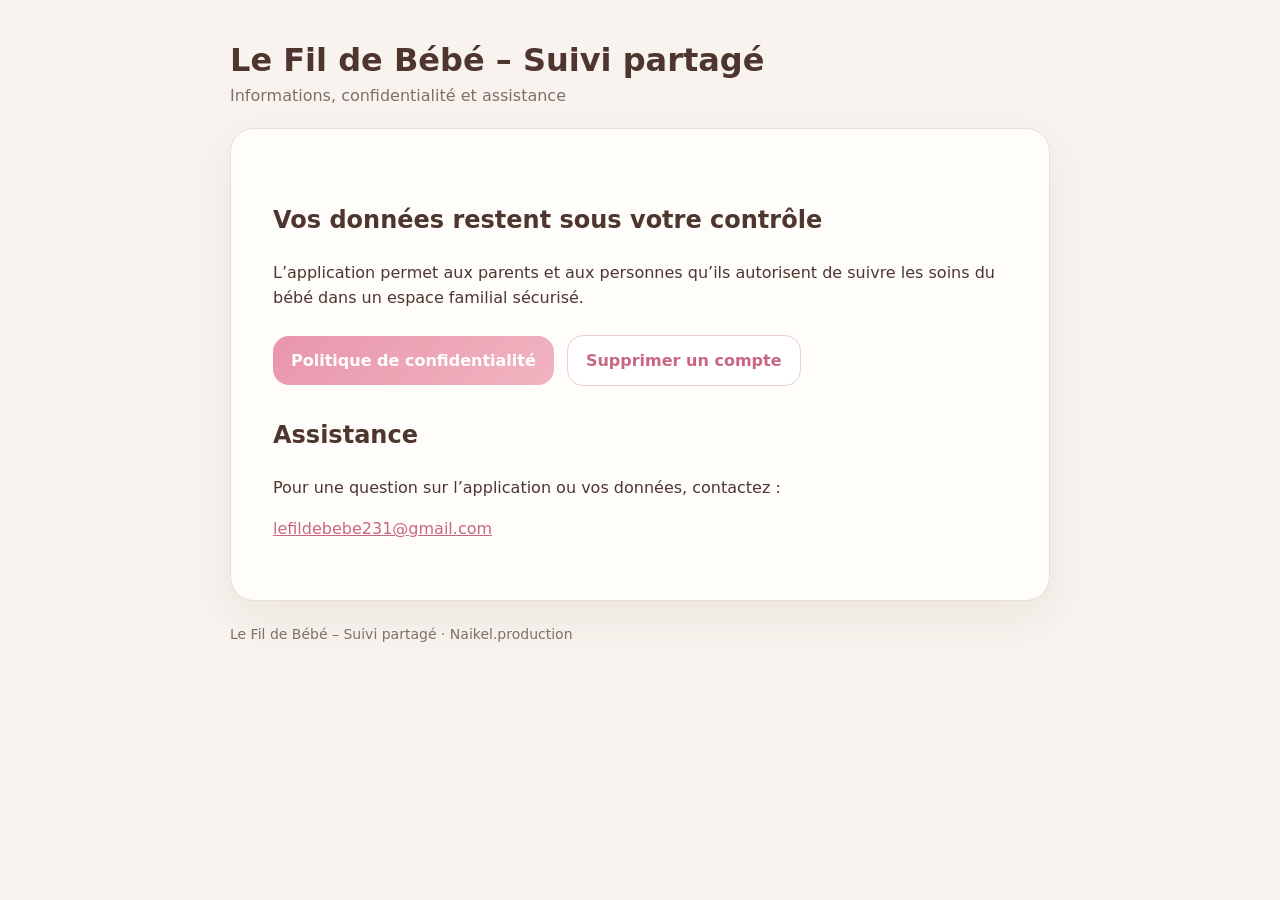
<file: index.html>
<!doctype html>
<html lang="fr">
<head>
  <meta charset="utf-8">
  <meta name="viewport" content="width=device-width,initial-scale=1">
  <title>Le Fil de Bébé – Informations et assistance</title>
  <meta name="description" content="Informations légales, confidentialité et suppression de compte pour Le Fil de Bébé – Suivi partagé.">
  <link rel="stylesheet" href="styles.css">
</head>
<body>
  <header>
    <h1>Le Fil de Bébé – Suivi partagé</h1>
    <p>Informations, confidentialité et assistance</p>
  </header>
  <main class="card">
    <h2>Vos données restent sous votre contrôle</h2>
    <p>L’application permet aux parents et aux personnes qu’ils autorisent de suivre les soins du bébé dans un espace familial sécurisé.</p>
    <p>
      <a class="button" href="privacy-policy.html">Politique de confidentialité</a>
      <a class="button secondary" href="delete-account.html">Supprimer un compte</a>
    </p>
    <h2>Assistance</h2>
    <p>Pour une question sur l’application ou vos données, contactez :</p>
    <p><a href="mailto:lefildebebe231@gmail.com">lefildebebe231@gmail.com</a></p>
  </main>
  <footer>Le Fil de Bébé – Suivi partagé · Naikel.production</footer>
</body>
</html>
</file>
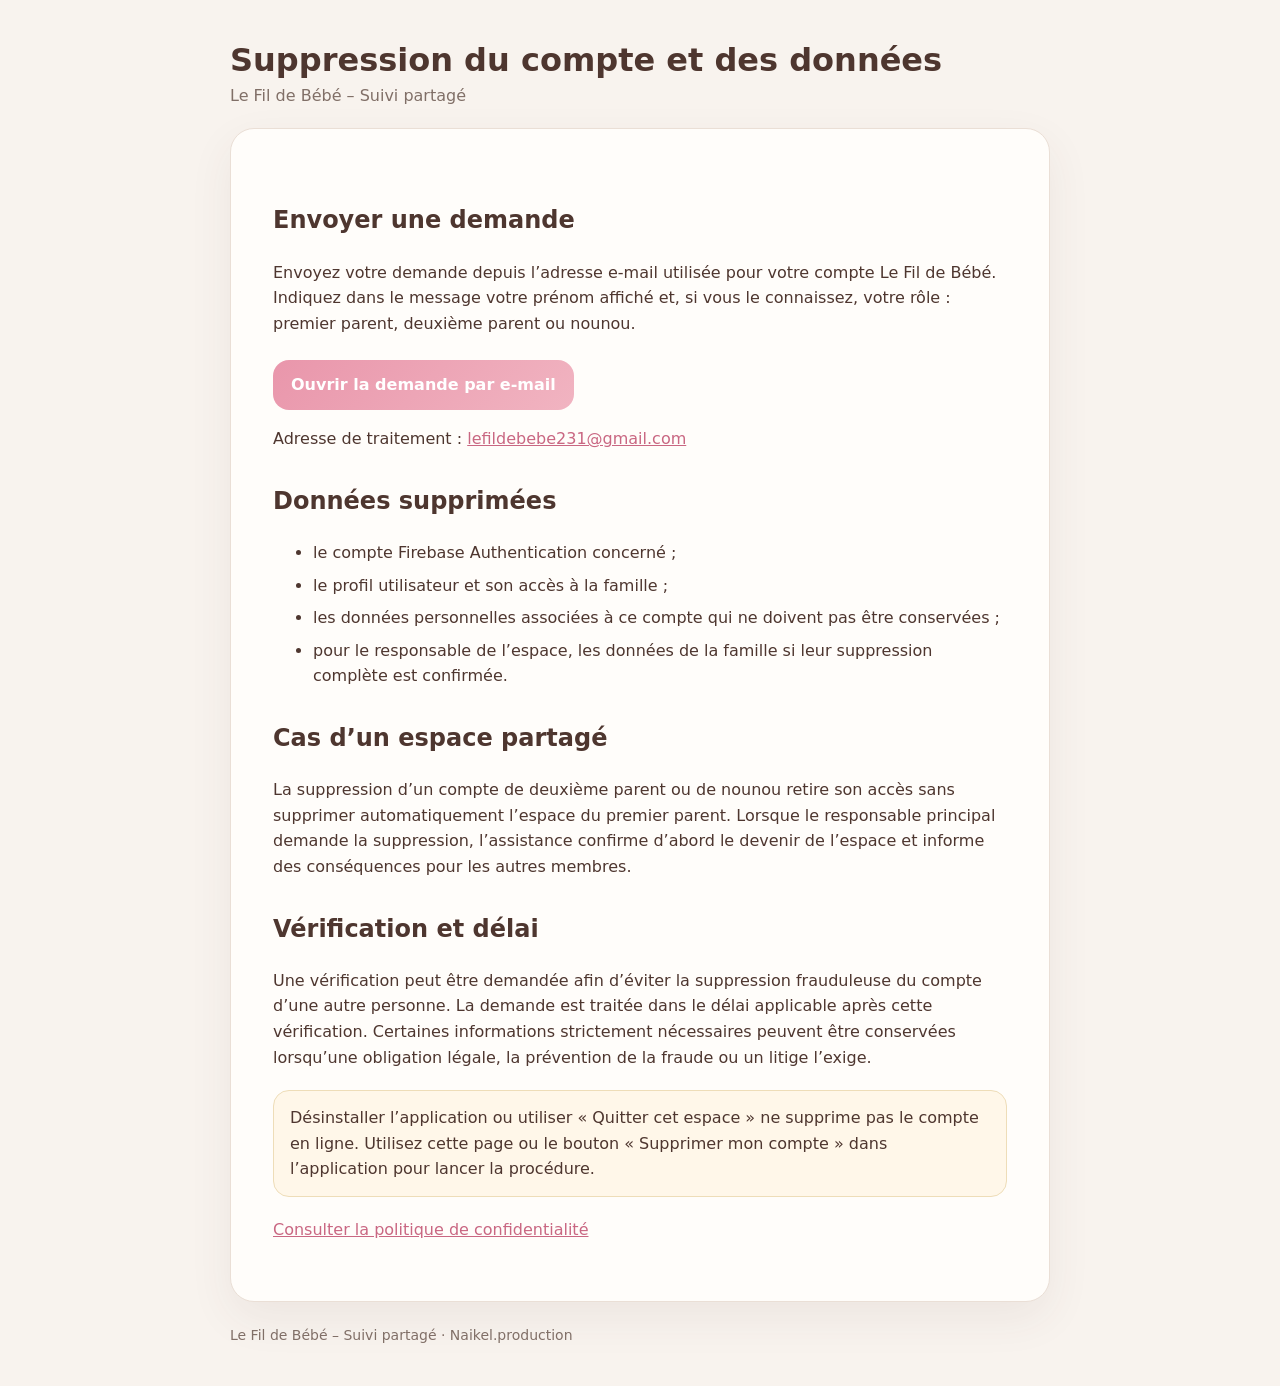
<file: delete-account.html>
<!doctype html>
<html lang="fr">
<head>
  <meta charset="utf-8">
  <meta name="viewport" content="width=device-width,initial-scale=1">
  <title>Suppression de compte – Le Fil de Bébé</title>
  <meta name="description" content="Demander la suppression d’un compte Le Fil de Bébé et des données associées.">
  <link rel="stylesheet" href="styles.css">
</head>
<body>
  <header>
    <h1>Suppression du compte et des données</h1>
    <p>Le Fil de Bébé – Suivi partagé</p>
  </header>
  <main class="card">
    <h2>Envoyer une demande</h2>
    <p>Envoyez votre demande depuis l’adresse e-mail utilisée pour votre compte Le Fil de Bébé. Indiquez dans le message votre prénom affiché et, si vous le connaissez, votre rôle : premier parent, deuxième parent ou nounou.</p>
    <p><a class="button" href="mailto:lefildebebe231@gmail.com?subject=Suppression%20de%20compte%20%E2%80%93%20Le%20Fil%20de%20B%C3%A9b%C3%A9&body=Bonjour%2C%0A%0AJe%20demande%20la%20suppression%20de%20mon%20compte%20Le%20Fil%20de%20B%C3%A9b%C3%A9%20et%20des%20donn%C3%A9es%20qui%20lui%20sont%20associ%C3%A9es.%0A%0AAdresse%20du%20compte%20%3A%20%0APr%C3%A9nom%20affich%C3%A9%20%3A%20%0AR%C3%B4le%20%3A%20%0A%0AMerci%20de%20me%20confirmer%20la%20prise%20en%20compte%20de%20cette%20demande.">Ouvrir la demande par e-mail</a></p>
    <p>Adresse de traitement : <a href="mailto:lefildebebe231@gmail.com">lefildebebe231@gmail.com</a></p>

    <h2>Données supprimées</h2>
    <ul>
      <li>le compte Firebase Authentication concerné ;</li>
      <li>le profil utilisateur et son accès à la famille ;</li>
      <li>les données personnelles associées à ce compte qui ne doivent pas être conservées ;</li>
      <li>pour le responsable de l’espace, les données de la famille si leur suppression complète est confirmée.</li>
    </ul>

    <h2>Cas d’un espace partagé</h2>
    <p>La suppression d’un compte de deuxième parent ou de nounou retire son accès sans supprimer automatiquement l’espace du premier parent. Lorsque le responsable principal demande la suppression, l’assistance confirme d’abord le devenir de l’espace et informe des conséquences pour les autres membres.</p>

    <h2>Vérification et délai</h2>
    <p>Une vérification peut être demandée afin d’éviter la suppression frauduleuse du compte d’une autre personne. La demande est traitée dans le délai applicable après cette vérification. Certaines informations strictement nécessaires peuvent être conservées lorsqu’une obligation légale, la prévention de la fraude ou un litige l’exige.</p>

    <div class="notice">Désinstaller l’application ou utiliser « Quitter cet espace » ne supprime pas le compte en ligne. Utilisez cette page ou le bouton « Supprimer mon compte » dans l’application pour lancer la procédure.</div>
    <p><a href="privacy-policy.html">Consulter la politique de confidentialité</a></p>
  </main>
  <footer>Le Fil de Bébé – Suivi partagé · Naikel.production</footer>
</body>
</html>
</file>
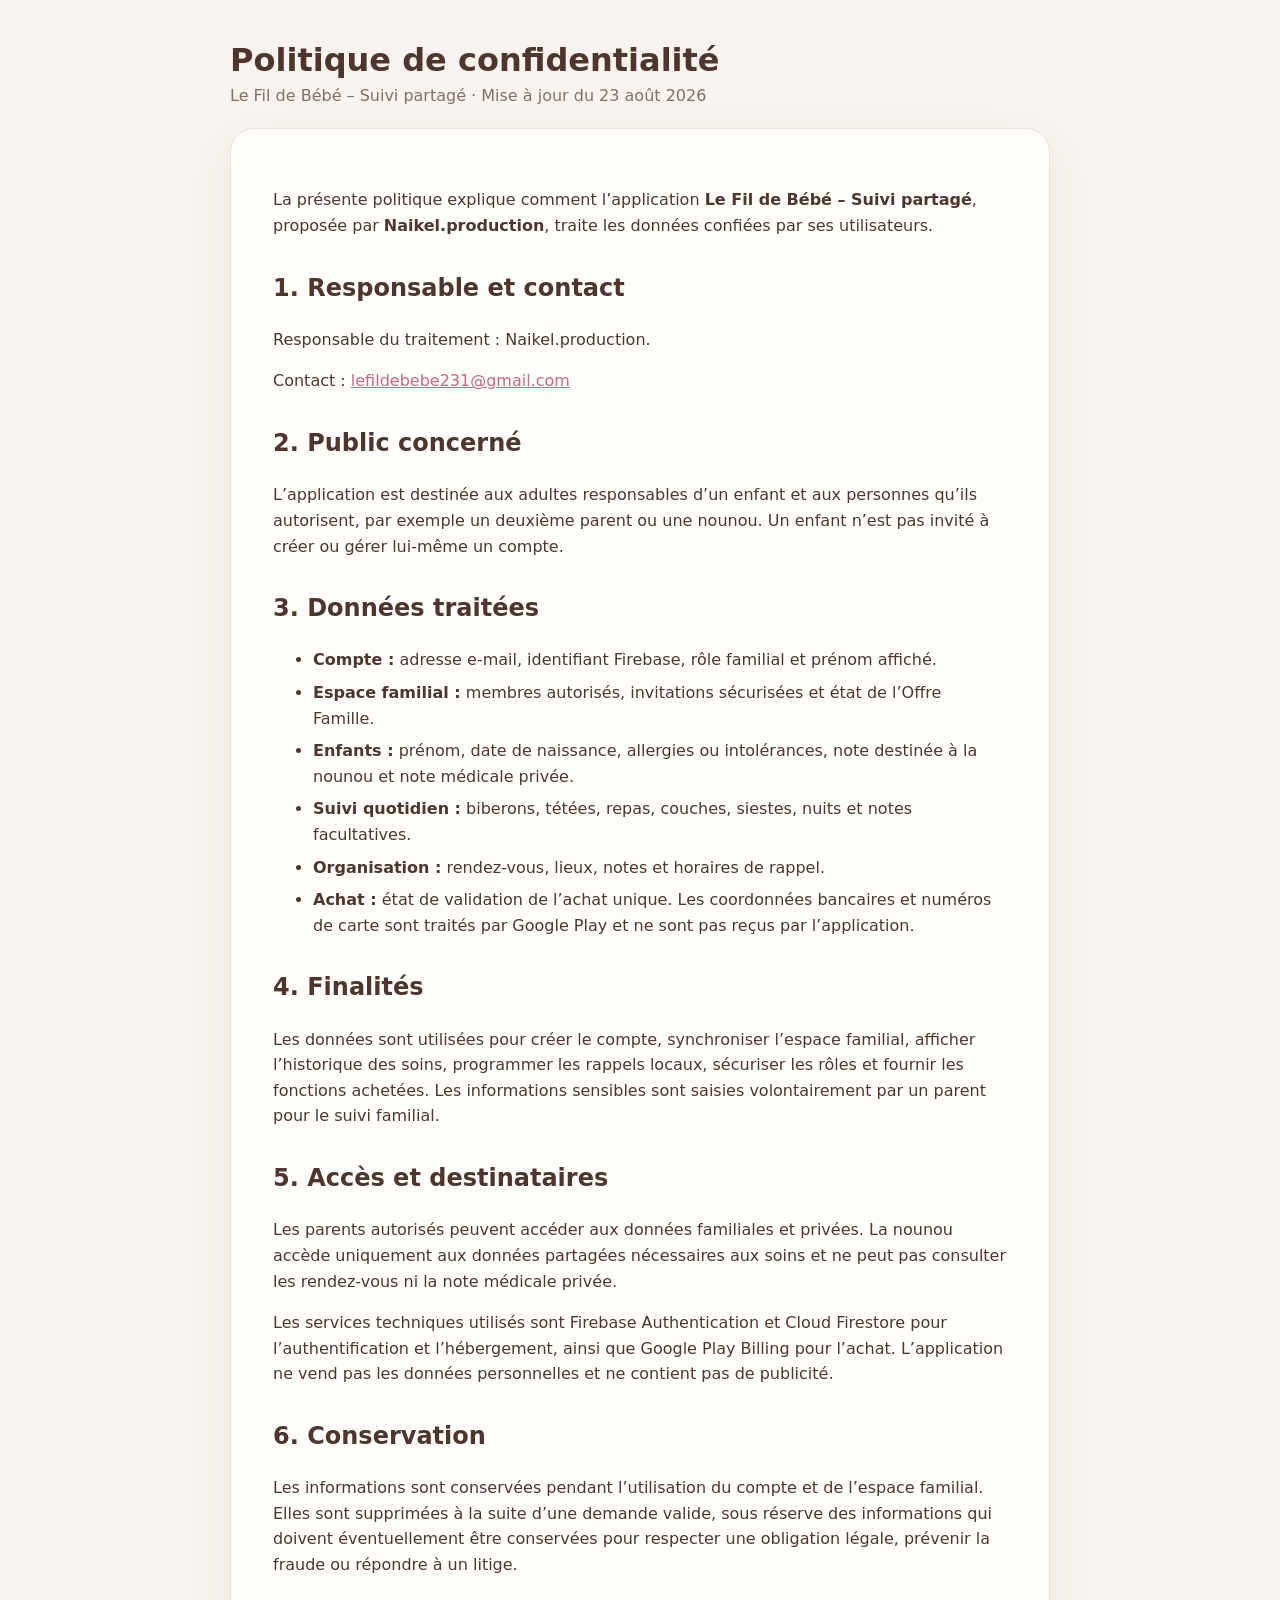
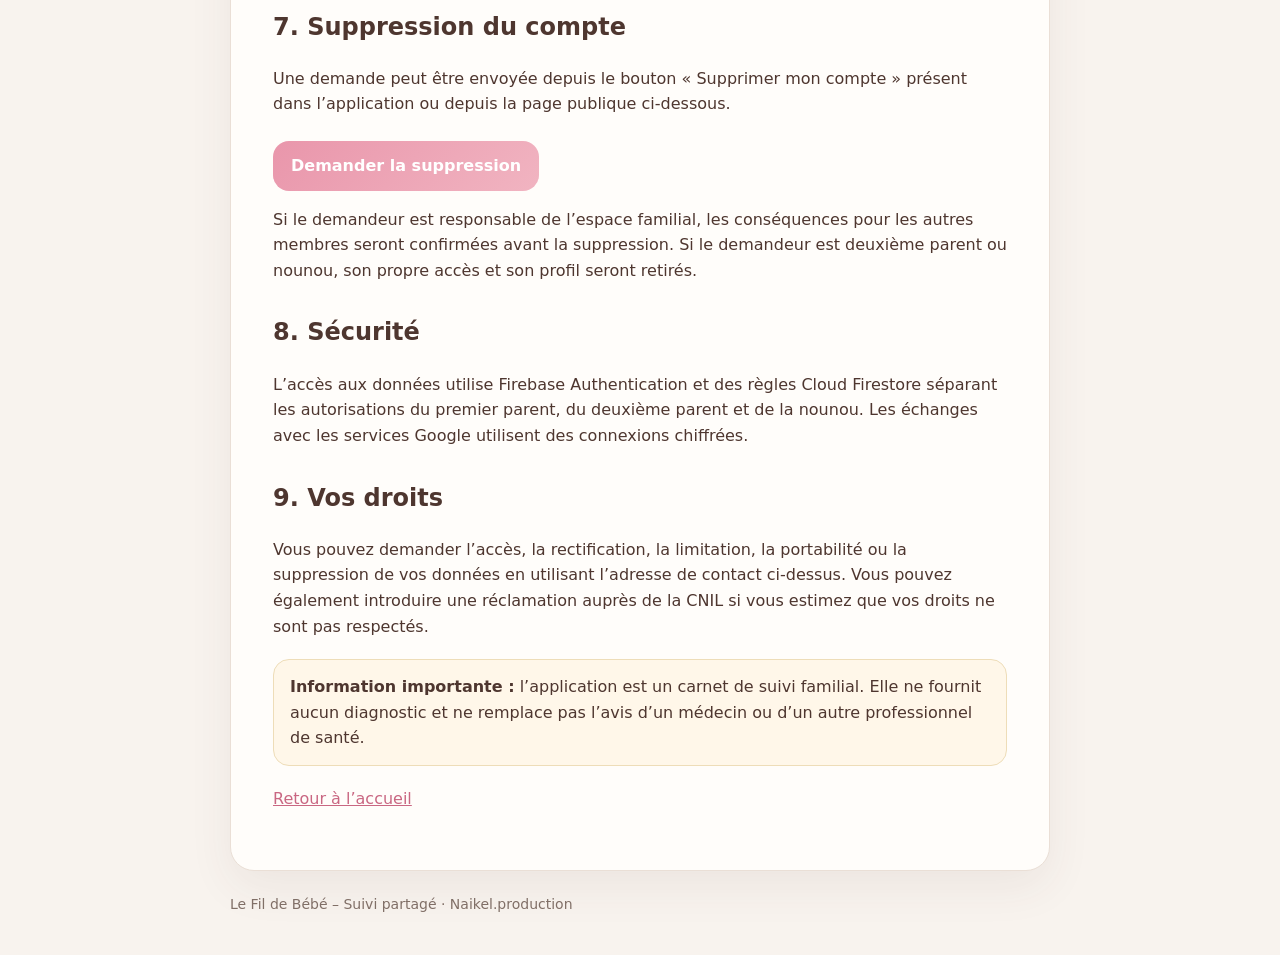
<file: privacy-policy.html>
<!doctype html>
<html lang="fr">
<head>
  <meta charset="utf-8">
  <meta name="viewport" content="width=device-width,initial-scale=1">
  <title>Politique de confidentialité – Le Fil de Bébé</title>
  <meta name="description" content="Politique de confidentialité de l’application Le Fil de Bébé – Suivi partagé.">
  <link rel="stylesheet" href="styles.css">
</head>
<body>
  <header>
    <h1>Politique de confidentialité</h1>
    <p>Le Fil de Bébé – Suivi partagé · Mise à jour du 23 août 2026</p>
  </header>
  <main class="card">
    <p>La présente politique explique comment l’application <strong>Le Fil de Bébé – Suivi partagé</strong>, proposée par <strong>Naikel.production</strong>, traite les données confiées par ses utilisateurs.</p>

    <h2>1. Responsable et contact</h2>
    <p>Responsable du traitement : Naikel.production.</p>
    <p>Contact : <a href="mailto:lefildebebe231@gmail.com">lefildebebe231@gmail.com</a></p>

    <h2>2. Public concerné</h2>
    <p>L’application est destinée aux adultes responsables d’un enfant et aux personnes qu’ils autorisent, par exemple un deuxième parent ou une nounou. Un enfant n’est pas invité à créer ou gérer lui-même un compte.</p>

    <h2>3. Données traitées</h2>
    <ul>
      <li><strong>Compte :</strong> adresse e-mail, identifiant Firebase, rôle familial et prénom affiché.</li>
      <li><strong>Espace familial :</strong> membres autorisés, invitations sécurisées et état de l’Offre Famille.</li>
      <li><strong>Enfants :</strong> prénom, date de naissance, allergies ou intolérances, note destinée à la nounou et note médicale privée.</li>
      <li><strong>Suivi quotidien :</strong> biberons, tétées, repas, couches, siestes, nuits et notes facultatives.</li>
      <li><strong>Organisation :</strong> rendez-vous, lieux, notes et horaires de rappel.</li>
      <li><strong>Achat :</strong> état de validation de l’achat unique. Les coordonnées bancaires et numéros de carte sont traités par Google Play et ne sont pas reçus par l’application.</li>
    </ul>

    <h2>4. Finalités</h2>
    <p>Les données sont utilisées pour créer le compte, synchroniser l’espace familial, afficher l’historique des soins, programmer les rappels locaux, sécuriser les rôles et fournir les fonctions achetées. Les informations sensibles sont saisies volontairement par un parent pour le suivi familial.</p>

    <h2>5. Accès et destinataires</h2>
    <p>Les parents autorisés peuvent accéder aux données familiales et privées. La nounou accède uniquement aux données partagées nécessaires aux soins et ne peut pas consulter les rendez-vous ni la note médicale privée.</p>
    <p>Les services techniques utilisés sont Firebase Authentication et Cloud Firestore pour l’authentification et l’hébergement, ainsi que Google Play Billing pour l’achat. L’application ne vend pas les données personnelles et ne contient pas de publicité.</p>

    <h2>6. Conservation</h2>
    <p>Les informations sont conservées pendant l’utilisation du compte et de l’espace familial. Elles sont supprimées à la suite d’une demande valide, sous réserve des informations qui doivent éventuellement être conservées pour respecter une obligation légale, prévenir la fraude ou répondre à un litige.</p>

    <h2>7. Suppression du compte</h2>
    <p>Une demande peut être envoyée depuis le bouton « Supprimer mon compte » présent dans l’application ou depuis la page publique ci-dessous.</p>
    <p><a class="button" href="delete-account.html">Demander la suppression</a></p>
    <p>Si le demandeur est responsable de l’espace familial, les conséquences pour les autres membres seront confirmées avant la suppression. Si le demandeur est deuxième parent ou nounou, son propre accès et son profil seront retirés.</p>

    <h2>8. Sécurité</h2>
    <p>L’accès aux données utilise Firebase Authentication et des règles Cloud Firestore séparant les autorisations du premier parent, du deuxième parent et de la nounou. Les échanges avec les services Google utilisent des connexions chiffrées.</p>

    <h2>9. Vos droits</h2>
    <p>Vous pouvez demander l’accès, la rectification, la limitation, la portabilité ou la suppression de vos données en utilisant l’adresse de contact ci-dessus. Vous pouvez également introduire une réclamation auprès de la CNIL si vous estimez que vos droits ne sont pas respectés.</p>

    <div class="notice"><strong>Information importante :</strong> l’application est un carnet de suivi familial. Elle ne fournit aucun diagnostic et ne remplace pas l’avis d’un médecin ou d’un autre professionnel de santé.</div>
    <p><a href="index.html">Retour à l’accueil</a></p>
  </main>
  <footer>Le Fil de Bébé – Suivi partagé · Naikel.production</footer>
</body>
</html>
</file>
<file: styles.css>
:root {
  color-scheme: light;
  --background: #f8f3ee;
  --card: #fffdfa;
  --ink: #4e362f;
  --muted: #806f67;
  --line: #eadfd6;
  --accent: #c96782;
  --accent-soft: #fff0f4;
  --notice: #fff7e9;
}

* { box-sizing: border-box; }

body {
  margin: 0;
  background: var(--background);
  color: var(--ink);
  font-family: system-ui, -apple-system, "Segoe UI", sans-serif;
  line-height: 1.6;
}

header, main, footer {
  width: min(100% - 32px, 820px);
  margin-inline: auto;
}

header { padding: 42px 0 20px; }
header p { color: var(--muted); margin: 4px 0 0; }
h1 { line-height: 1.15; margin: 0; }
h2 { margin-top: 30px; }
h3 { margin-top: 22px; }
a { color: var(--accent); }

.card {
  background: var(--card);
  border: 1px solid var(--line);
  border-radius: 24px;
  padding: clamp(20px, 5vw, 42px);
  box-shadow: 0 16px 45px rgba(90, 63, 50, .07);
}

.button {
  display: inline-block;
  margin: 8px 8px 0 0;
  border-radius: 16px;
  padding: 12px 18px;
  background: linear-gradient(135deg, #e996ab, #f1b4c1);
  color: white;
  font-weight: 800;
  text-decoration: none;
}

.button.secondary {
  background: white;
  color: var(--accent);
  border: 1px solid #e8ccd4;
}

.notice {
  margin: 20px 0;
  padding: 14px 16px;
  border: 1px solid #eeddb8;
  border-radius: 16px;
  background: var(--notice);
}

.muted { color: var(--muted); }
.placeholder { color: #ad334e; font-weight: 850; }
li { margin: 7px 0; }
footer { color: var(--muted); font-size: 14px; padding: 22px 0 40px; }

@media (max-width: 520px) {
  header { padding-top: 26px; }
  .button { display: block; text-align: center; margin-right: 0; }
}
</file>
